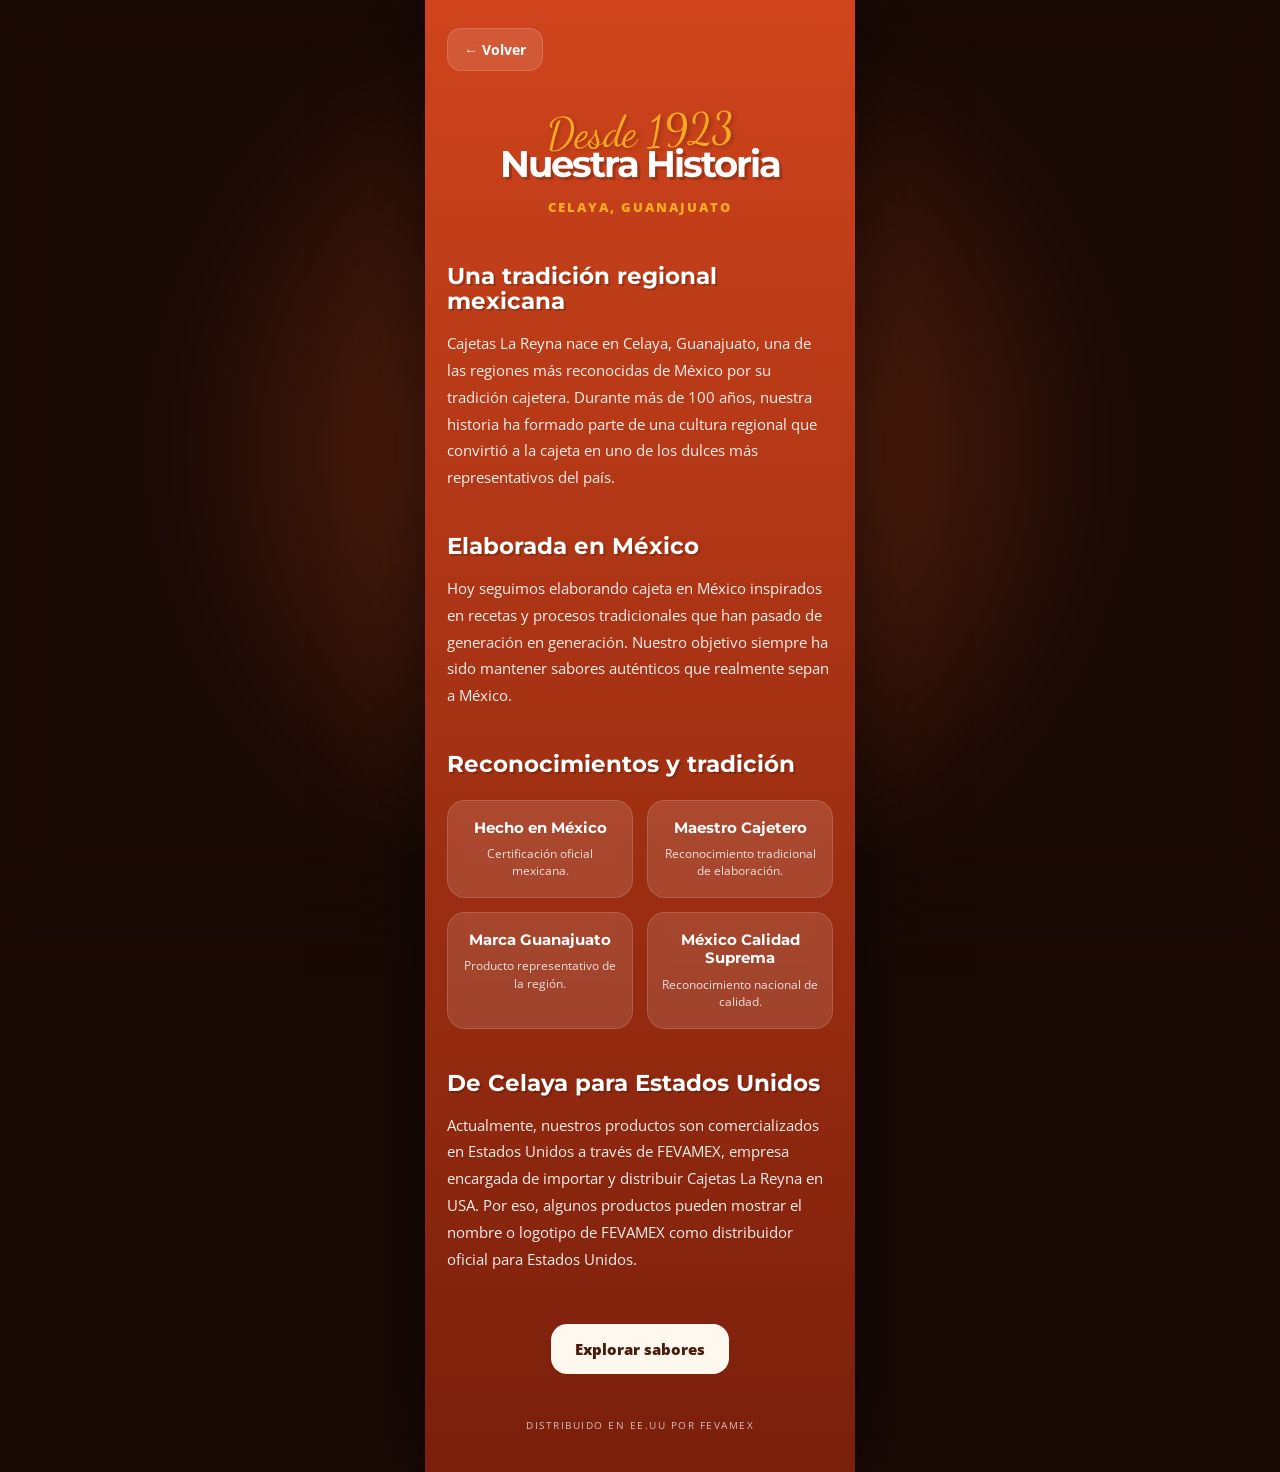
<file: nuestra-historia.html>
<!DOCTYPE html>
<html lang="es">
<head>
<meta charset="UTF-8" />
<meta name="viewport" content="width=device-width, initial-scale=1.0"/>

<title>Nuestra Historia | Cajeta La Reyna</title>

<link href="https://fonts.googleapis.com/css2?family=Dancing+Script:wght@700&family=Montserrat:wght@700;800;900&family=Open+Sans:wght@400;600;700&display=swap" rel="stylesheet">

<style>

:root{
  --naranja:#f9a825;
  --cafe:#4a1d0f;
  --cafe-profundo:#1a0a05;
  --crema:#fff8ef;
  --blanco:#ffffff;
}

*{
  margin:0;
  padding:0;
  box-sizing:border-box;
}

body{
  background:var(--cafe-profundo);
  font-family:'Open Sans',sans-serif;
  display:flex;
  justify-content:center;
  color:var(--crema);
}

.desktop-bg{
  position:fixed;
  inset:0;
  background:radial-gradient(circle,#7b2c12 0%,#1a0a05 60%);
  filter:blur(30px);
  z-index:0;
}

.page{
  position:relative;
  z-index:1;

  width:100%;
  max-width:430px;
  min-height:100dvh;

  background:linear-gradient(180deg,#cf441c 0%,#7a1f0b 100%);

  padding:28px 22px 40px;

  box-shadow:0 0 80px rgba(0,0,0,0.65);
}

/* BACK BUTTON */

.back-btn{
  display:inline-flex;
  align-items:center;
  gap:8px;

  background:rgba(255,255,255,0.12);
  color:var(--blanco);

  text-decoration:none;

  padding:11px 16px;

  border-radius:14px;

  font-size:0.85rem;
  font-weight:700;

  margin-bottom:34px;

  backdrop-filter:blur(8px);

  border:1px solid rgba(255,255,255,0.15);

  transition:0.25s ease;
}

.back-btn:hover{
  background:rgba(255,255,255,0.2);
  transform:translateY(-2px);
}

/* HERO */

.hero{
  text-align:center;
  margin-bottom:48px;
}

.script-title{
  display:block;

  font-family:'Dancing Script',cursive;

  font-size:2.7rem;

  color:var(--naranja);

  margin-bottom:-10px;

  transform:rotate(-2deg);

  text-shadow:2px 2px 4px rgba(0,0,0,0.2);
}

.main-title{
  font-family:'Montserrat',sans-serif;

  font-size:2.3rem;

  line-height:0.95;

  letter-spacing:-2px;

  color:var(--blanco);

  text-shadow:3px 3px 0 rgba(0,0,0,0.18);
}

.subtitle{
  margin-top:16px;

  font-size:0.82rem;

  letter-spacing:2px;

  text-transform:uppercase;

  color:var(--naranja);

  font-weight:800;
}

/* BLOCKS */

.story-block{
  margin-bottom:42px;
}

.story-block h2{
  font-family:'Montserrat',sans-serif;

  font-size:1.45rem;

  line-height:1.1;

  margin-bottom:16px;

  color:var(--blanco);

  text-shadow:2px 2px 0 rgba(0,0,0,0.18);
}

.story-block p{
  font-size:0.96rem;

  line-height:1.75;

  color:rgba(255,255,255,0.92);
}

/* BADGES */

.badges{
  display:grid;

  grid-template-columns:1fr 1fr;

  gap:14px;

  margin-top:22px;
}

.badge{
  background:rgba(255,255,255,0.12);

  border:1px solid rgba(255,255,255,0.14);

  border-radius:18px;

  padding:18px 14px;

  text-align:center;

  backdrop-filter:blur(8px);

  transition:0.25s ease;
}

.badge:hover{
  transform:translateY(-3px);

  background:rgba(255,255,255,0.18);
}

.badge h3{
  font-family:'Montserrat',sans-serif;

  font-size:0.95rem;

  line-height:1.2;

  color:var(--blanco);

  margin-bottom:8px;
}

.badge p{
  font-size:0.74rem;

  line-height:1.45;

  color:rgba(255,255,255,0.82);
}

/* CTA */

.cta{
  margin-top:50px;

  text-align:center;
}

.cta-btn{
  display:inline-block;

  background:var(--crema);

  color:var(--cafe);

  text-decoration:none;

  padding:15px 24px;

  border-radius:16px;

  font-weight:800;

  font-size:0.92rem;

  transition:0.25s ease;
}

.cta-btn:hover{
  transform:translateY(-3px);

  background:#fff2dc;
}

/* FOOTER */

footer{
  margin-top:44px;

  text-align:center;

  color:rgba(255,255,255,0.7);

  font-size:0.65rem;

  letter-spacing:1.5px;

  text-transform:uppercase;
}

</style>
</head>

<body>

<div class="desktop-bg"></div>

<main class="page">

<a class="back-btn" href="index.html">
  ← Volver
</a>

<section class="hero">

  <span class="script-title">
    Desde 1923
  </span>

  <h1 class="main-title">
    Nuestra Historia
  </h1>

  <p class="subtitle">
    Celaya, Guanajuato
  </p>

</section>

<section class="story-block">

  <h2>
    Una tradición regional mexicana
  </h2>

  <p>
    Cajetas La Reyna nace en Celaya, Guanajuato, una de las regiones más reconocidas de México por su tradición cajetera.
    Durante más de 100 años, nuestra historia ha formado parte de una cultura regional que convirtió a la cajeta en uno de los dulces más representativos del país.
  </p>

</section>

<section class="story-block">

  <h2>
    Elaborada en México
  </h2>

  <p>
    Hoy seguimos elaborando cajeta en México inspirados en recetas y procesos tradicionales que han pasado de generación en generación.
    Nuestro objetivo siempre ha sido mantener sabores auténticos que realmente sepan a México.
  </p>

</section>

<section class="story-block">

  <h2>
    Reconocimientos y tradición
  </h2>

  <div class="badges">

    <div class="badge">
      <h3>Hecho en México</h3>
      <p>
        Certificación oficial mexicana.
      </p>
    </div>

    <div class="badge">
      <h3>Maestro Cajetero</h3>
      <p>
        Reconocimiento tradicional de elaboración.
      </p>
    </div>

    <div class="badge">
      <h3>Marca Guanajuato</h3>
      <p>
        Producto representativo de la región.
      </p>
    </div>

    <div class="badge">
      <h3>México Calidad Suprema</h3>
      <p>
        Reconocimiento nacional de calidad.
      </p>
    </div>

  </div>

</section>

<section class="story-block">

  <h2>
    De Celaya para Estados Unidos
  </h2>

  <p>
    Actualmente, nuestros productos son comercializados en Estados Unidos a través de FEVAMEX, empresa encargada de importar y distribuir Cajetas La Reyna en USA.
    Por eso, algunos productos pueden mostrar el nombre o logotipo de FEVAMEX como distribuidor oficial para Estados Unidos.
  </p>

</section>

<section class="cta">

  <a class="cta-btn" href="nuestros-sabores.html">
    Explorar sabores
  </a>

</section>

<footer>
  Distribuido en EE.UU por FEVAMEX
</footer>

</main>

</body>
</html>
</file>
